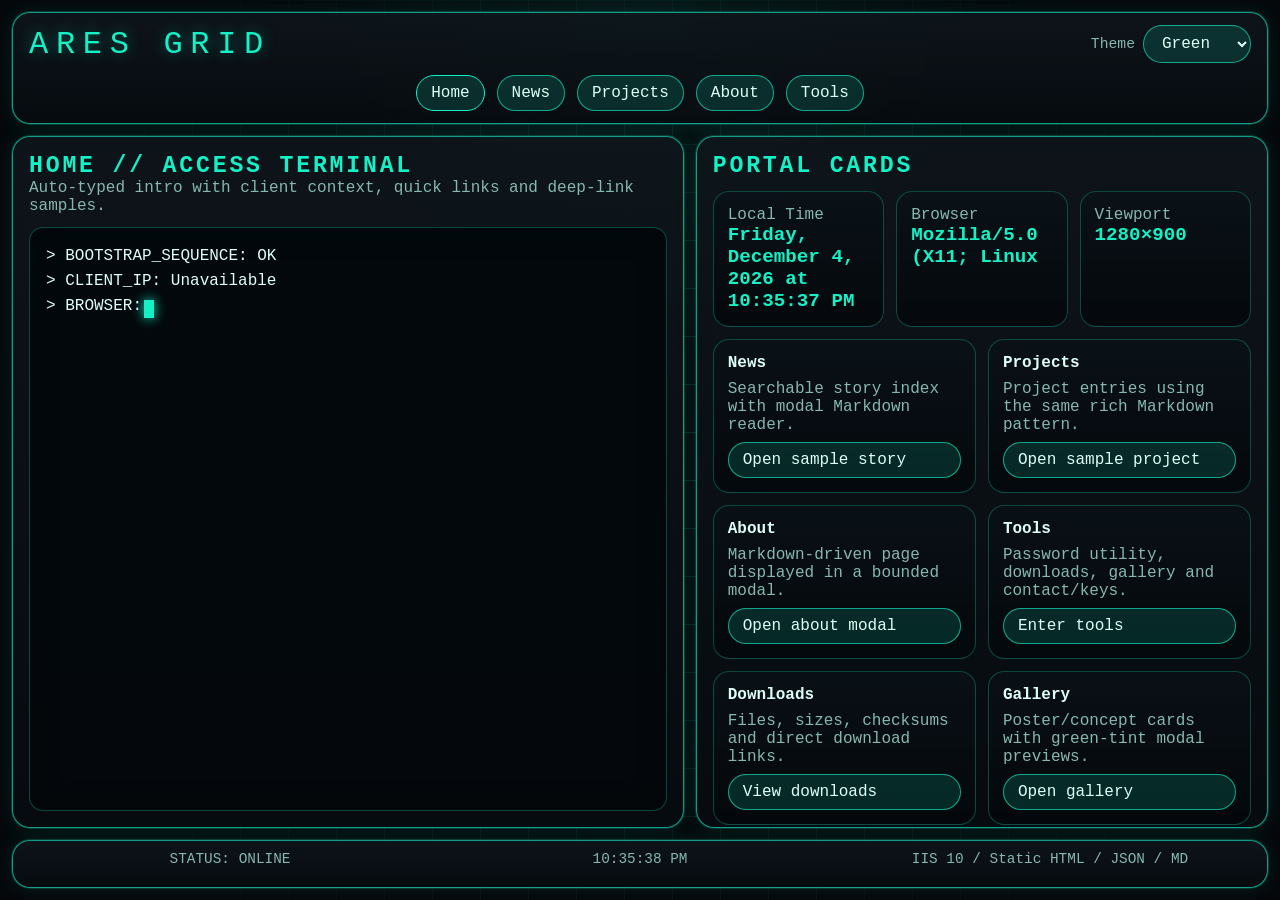
<file: index.html>
<!doctype html>
<html lang="en">
<head>
  <meta charset="UTF-8">
  <meta name="viewport" content="width=device-width, initial-scale=1.0, viewport-fit=cover">
  <meta name="theme-color" content="#05070b">
  <base href="/">
  <link rel="stylesheet" href="/assets/css/styles.css">
  <script src="/assets/js/markdown.js" defer></script>
  <script src="/assets/js/site.js" defer></script>
</head>
<body data-page="home">
  <div class="viewport-shell">
    <div class="site-shell">
      <div id="header-slot"></div>
      <main class="page-main page-main-home">
        <section class="panel shell-panel hero">
          <div>
            <h1 class="panel-title">Home // Access Terminal</h1>
            <div class="panel-subtitle">Auto-typed intro with client context, quick links and deep-link samples.</div>
          </div>
          <div class="terminal-window">
            <div id="typewriter" class="typewriter" aria-live="polite"></div>
          </div>
        </section>
        <section class="panel shell-panel">
          <h2 class="panel-title">Portal Cards</h2>
          <div class="stats-grid">
            <div class="stat-card"><span class="muted">Local Time</span><strong id="home-time">--</strong></div>
            <div class="stat-card"><span class="muted">Browser</span><strong id="home-browser">--</strong></div>
            <div class="stat-card"><span class="muted">Viewport</span><strong id="home-viewport">--</strong></div>
          </div>
          <div class="tiles">
            <article class="tile"><h3>News</h3><p>Searchable story index with modal Markdown reader.</p><a class="card-link" href="/news.html#grid-stability-patch">Open sample story</a></article>
            <article class="tile"><h3>Projects</h3><p>Project entries using the same rich Markdown pattern.</p><a class="card-link" href="/projects.html#sentinel-dashboard">Open sample project</a></article>
            <article class="tile"><h3>About</h3><p>Markdown-driven page displayed in a bounded modal.</p><a class="card-link" href="/about.html">Open about modal</a></article>
            <article class="tile"><h3>Tools</h3><p>Password utility, downloads, gallery and contact/keys.</p><a class="card-link" href="/tools/password-generator.html">Enter tools</a></article>
            <article class="tile"><h3>Downloads</h3><p>Files, sizes, checksums and direct download links.</p><a class="card-link" href="/tools/downloads.html">View downloads</a></article>
            <article class="tile"><h3>Gallery</h3><p>Poster/concept cards with green-tint modal previews.</p><a class="card-link" href="/tools/gallery.html">Open gallery</a></article>
          </div>
        </section>
      </main>
      <div id="footer-slot"></div>
    </div>
  </div>
</body>
</html>
</file>
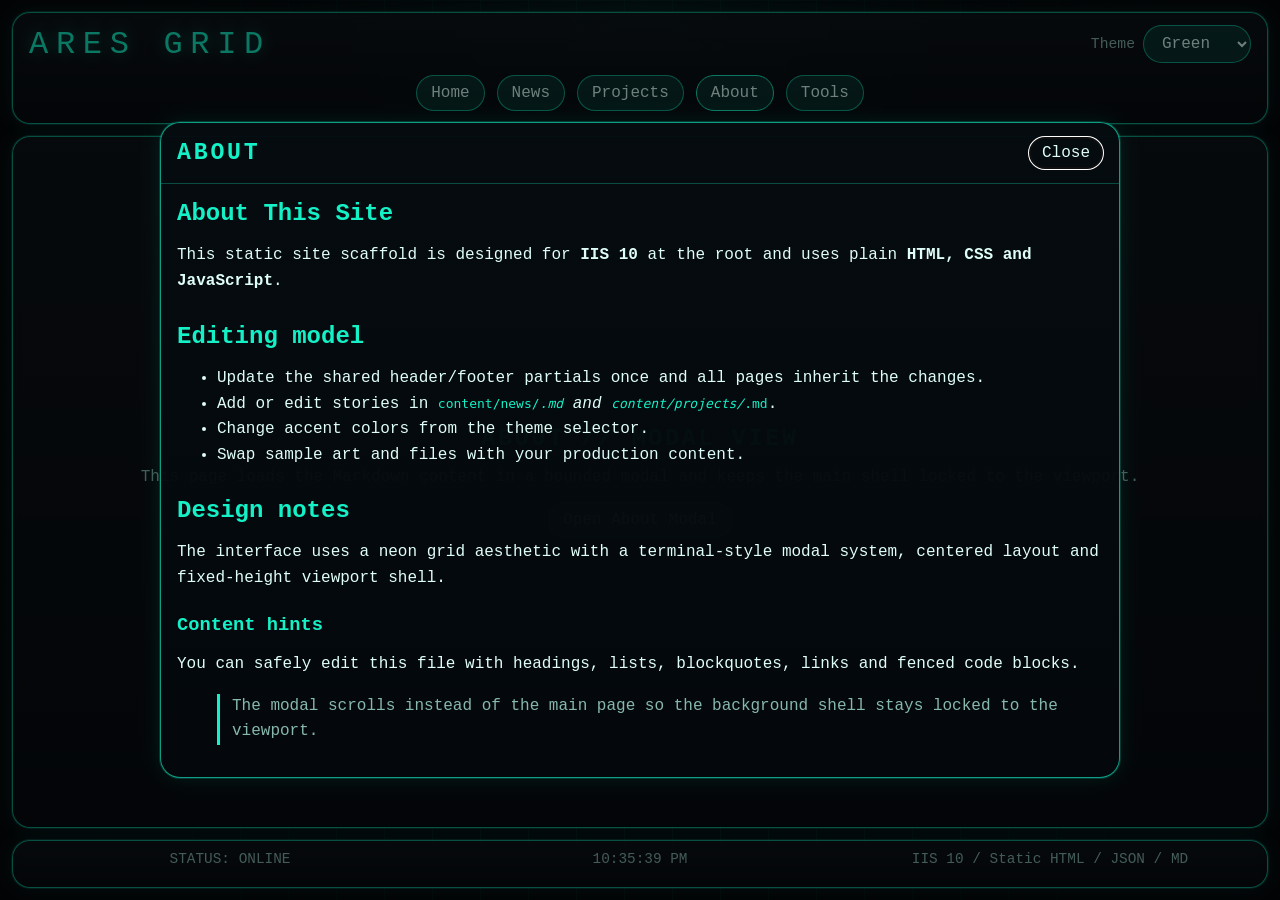
<file: about.html>
<!doctype html>
<html lang="en">
<head>
  <meta charset="UTF-8">
  <meta name="viewport" content="width=device-width, initial-scale=1.0, viewport-fit=cover">
  <meta name="theme-color" content="#05070b">
  <base href="/">
  <link rel="stylesheet" href="/assets/css/styles.css">
  <script src="/assets/js/markdown.js" defer></script>
  <script src="/assets/js/site.js" defer></script>
</head>
<body data-page="about">
  <div class="viewport-shell">
    <div class="site-shell">
      <div id="header-slot"></div>
      <main class="page-main single">
        <section class="panel shell-panel center-stack">
          <div>
            <h1 class="panel-title">About // Modal View</h1>
            <p class="muted">This page loads the Markdown content in a bounded modal and keeps the main shell locked to the viewport.</p>
            <button id="open-about" class="btn" type="button">Open About Modal</button>
          </div>
        </section>
      </main>
      <div id="footer-slot"></div>
    </div>
  </div>
</body>
</html>
</file>
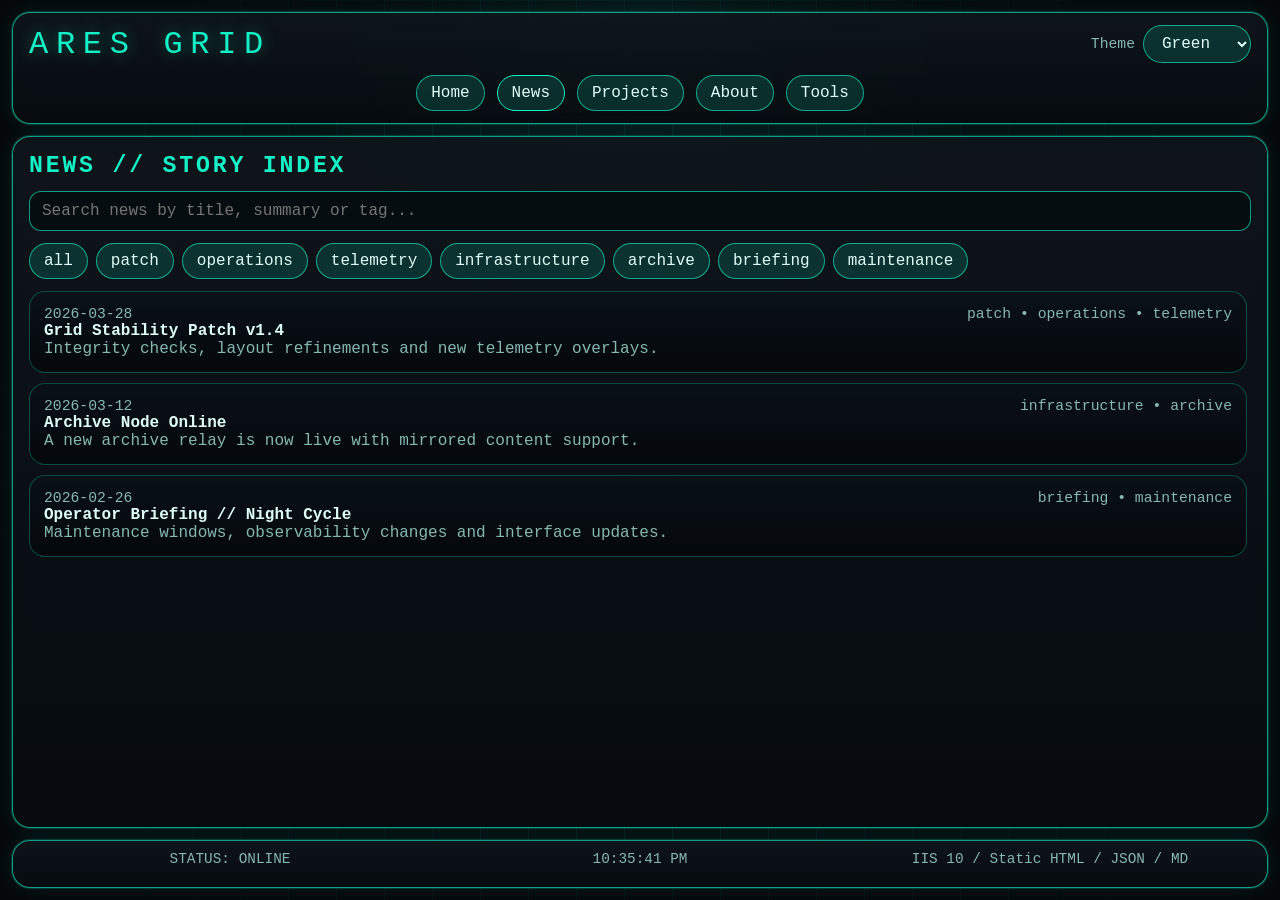
<file: news.html>
<!doctype html>
<html lang="en">
<head>
  <meta charset="UTF-8">
  <meta name="viewport" content="width=device-width, initial-scale=1.0, viewport-fit=cover">
  <meta name="theme-color" content="#05070b">
  <base href="/">
  <link rel="stylesheet" href="/assets/css/styles.css">
  <script src="/assets/js/markdown.js" defer></script>
  <script src="/assets/js/site.js" defer></script>
</head>
<body data-page="news">
  <div class="viewport-shell">
    <div class="site-shell">
      <div id="header-slot"></div>
      <main class="page-main single">
        <section class="panel shell-panel">
          <h1 class="panel-title">News // Story Index</h1>
          <div class="page-toolbar">
            <input id="news-search" class="search-input" type="search" placeholder="Search news by title, summary or tag...">
          </div>
          <div id="news-chips" class="tag-list"></div>
          <div id="news-list" class="listing"></div>
        </section>
      </main>
      <div id="footer-slot"></div>
    </div>
  </div>
</body>
</html>
</file>
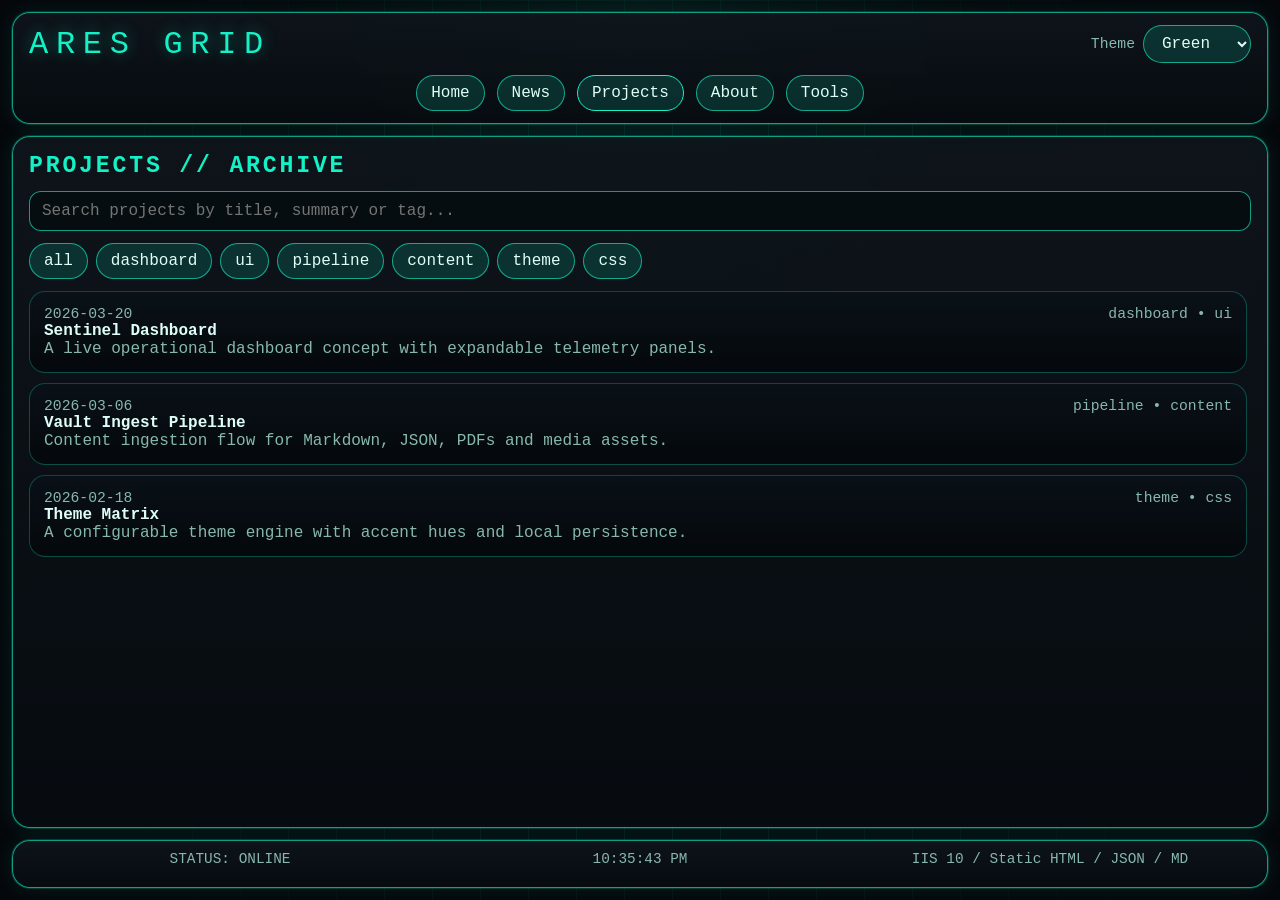
<file: projects.html>
<!doctype html>
<html lang="en">
<head>
  <meta charset="UTF-8">
  <meta name="viewport" content="width=device-width, initial-scale=1.0, viewport-fit=cover">
  <meta name="theme-color" content="#05070b">
  <base href="/">
  <link rel="stylesheet" href="/assets/css/styles.css">
  <script src="/assets/js/markdown.js" defer></script>
  <script src="/assets/js/site.js" defer></script>
</head>
<body data-page="projects">
  <div class="viewport-shell">
    <div class="site-shell">
      <div id="header-slot"></div>
      <main class="page-main single">
        <section class="panel shell-panel">
          <h1 class="panel-title">Projects // Archive</h1>
          <div class="page-toolbar">
            <input id="projects-search" class="search-input" type="search" placeholder="Search projects by title, summary or tag...">
          </div>
          <div id="projects-chips" class="tag-list"></div>
          <div id="projects-list" class="listing"></div>
        </section>
      </main>
      <div id="footer-slot"></div>
    </div>
  </div>
</body>
</html>
</file>
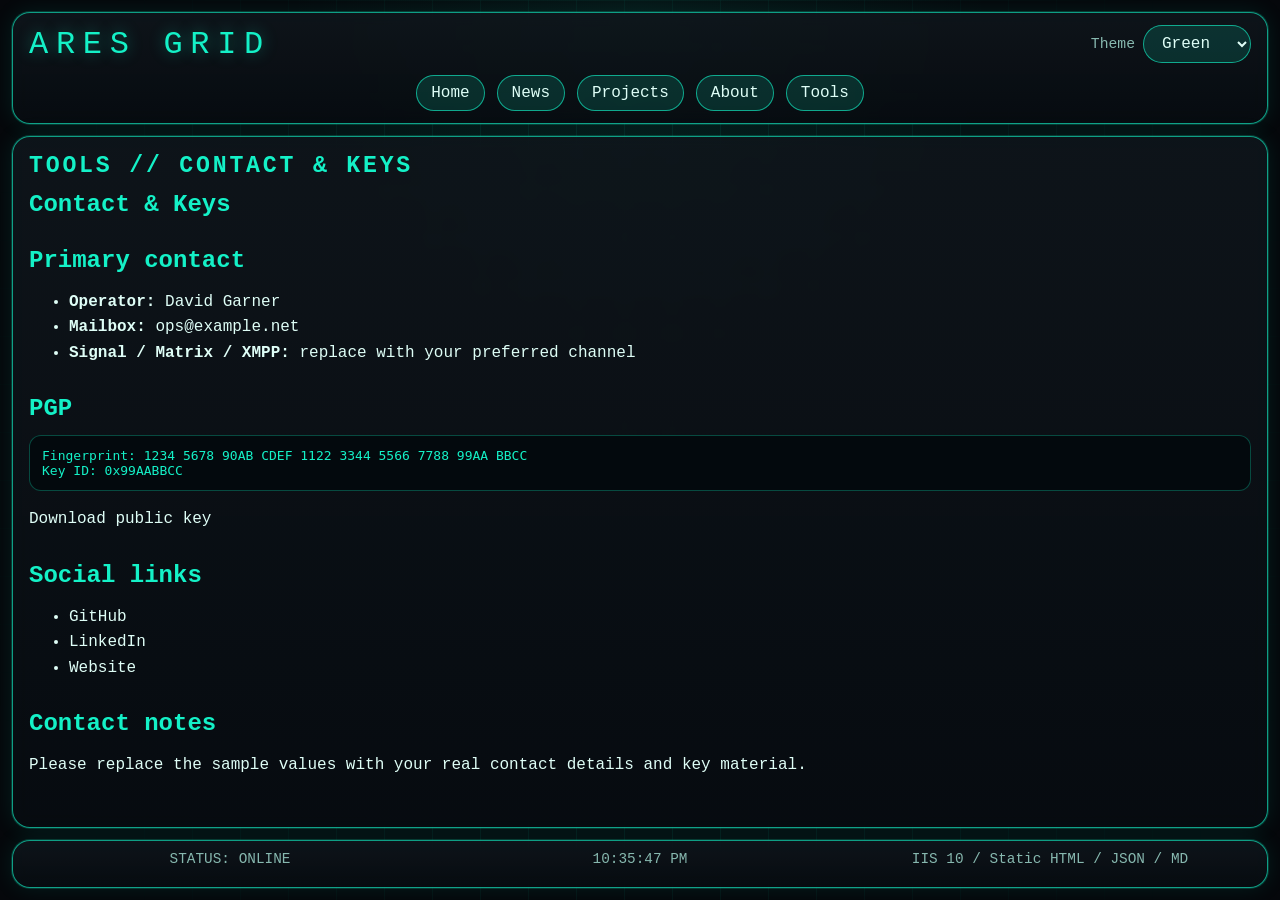
<file: tools/contact.html>
<!doctype html>
<html lang="en">
<head>
  <meta charset="UTF-8">
  <meta name="viewport" content="width=device-width, initial-scale=1.0, viewport-fit=cover">
  <meta name="theme-color" content="#05070b">
  <base href="/">
  <link rel="stylesheet" href="/assets/css/styles.css">
  <script src="/assets/js/markdown.js" defer></script>
  <script src="/assets/js/site.js" defer></script>
</head>
<body data-page="tool-contact">
  <div class="viewport-shell">
    <div class="site-shell">
      <div id="header-slot"></div>
      <main class="page-main single">
        <section class="panel shell-panel scrollable">
          <h1 class="panel-title">Tools // Contact & Keys</h1>
          <div id="contact-panel" class="markdown"></div>
        </section>
      </main>
      <div id="footer-slot"></div>
    </div>
  </div>
</body>
</html>
</file>
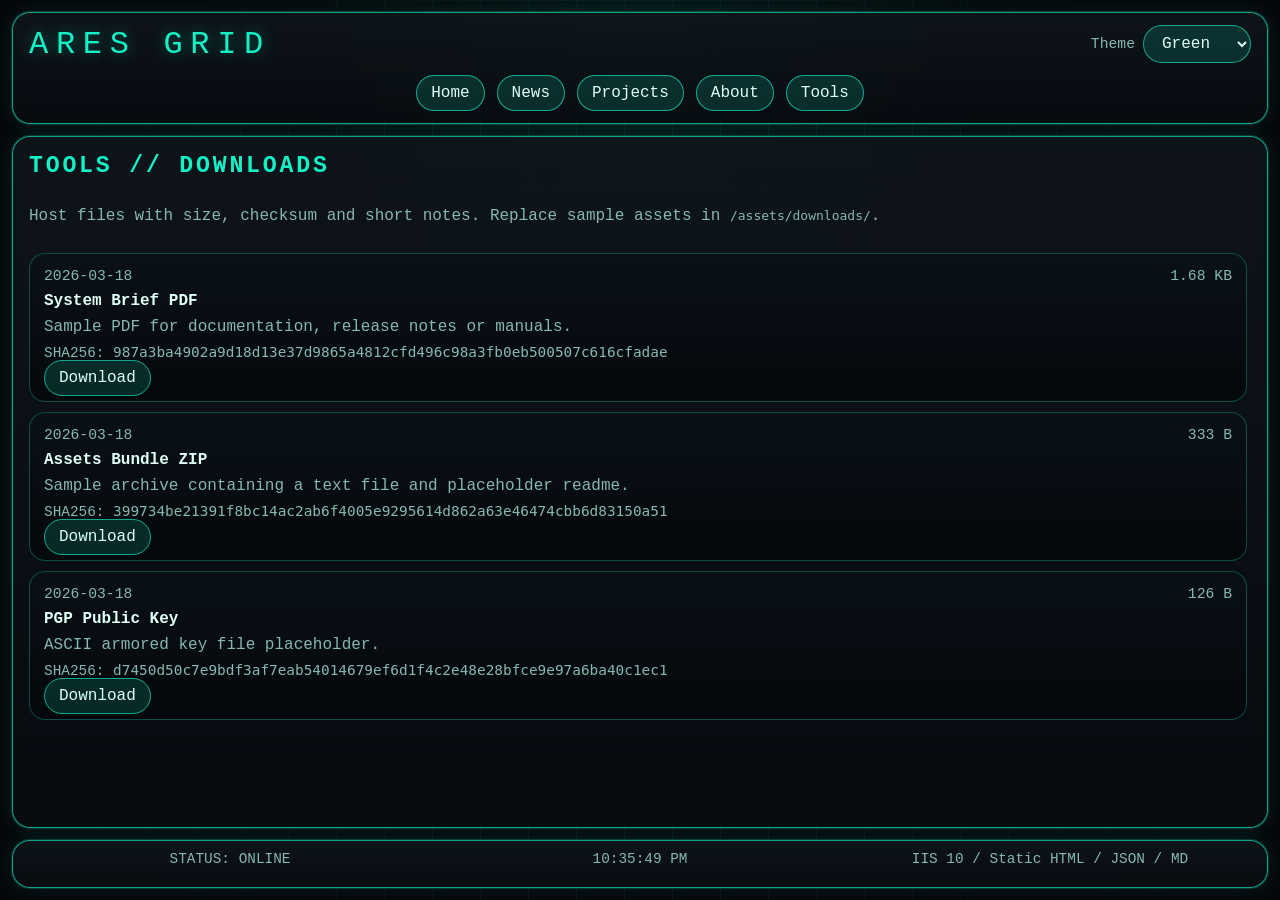
<file: tools/downloads.html>
<!doctype html>
<html lang="en">
<head>
  <meta charset="UTF-8">
  <meta name="viewport" content="width=device-width, initial-scale=1.0, viewport-fit=cover">
  <meta name="theme-color" content="#05070b">
  <base href="/">
  <link rel="stylesheet" href="/assets/css/styles.css">
  <script src="/assets/js/markdown.js" defer></script>
  <script src="/assets/js/site.js" defer></script>
</head>
<body data-page="tool-downloads">
  <div class="viewport-shell">
    <div class="site-shell">
      <div id="header-slot"></div>
      <main class="page-main single">
        <section class="panel shell-panel">
          <h1 class="panel-title">Tools // Downloads</h1>
          <p class="panel-subtitle">Host files with size, checksum and short notes. Replace sample assets in <code>/assets/downloads/</code>.</p>
          <div id="downloads-list" class="listing"></div>
        </section>
      </main>
      <div id="footer-slot"></div>
    </div>
  </div>
</body>
</html>
</file>
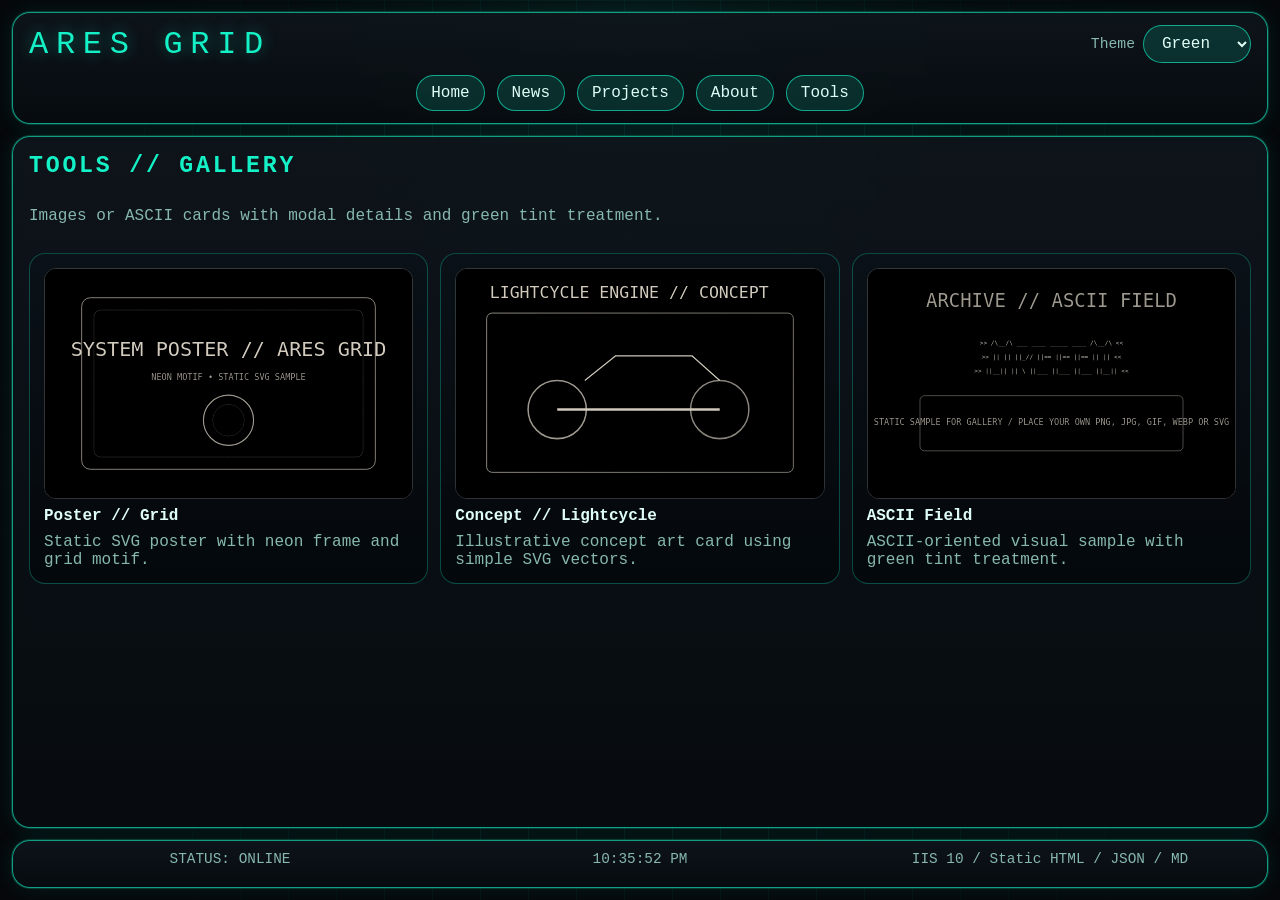
<file: tools/gallery.html>
<!doctype html>
<html lang="en">
<head>
  <meta charset="UTF-8">
  <meta name="viewport" content="width=device-width, initial-scale=1.0, viewport-fit=cover">
  <meta name="theme-color" content="#05070b">
  <base href="/">
  <link rel="stylesheet" href="/assets/css/styles.css">
  <script src="/assets/js/markdown.js" defer></script>
  <script src="/assets/js/site.js" defer></script>
</head>
<body data-page="tool-gallery">
  <div class="viewport-shell">
    <div class="site-shell">
      <div id="header-slot"></div>
      <main class="page-main single">
        <section class="panel shell-panel">
          <h1 class="panel-title">Tools // Gallery</h1>
          <p class="panel-subtitle">Images or ASCII cards with modal details and green tint treatment.</p>
          <div id="gallery-grid" class="gallery-grid"></div>
        </section>
      </main>
      <div id="footer-slot"></div>
    </div>
  </div>
</body>
</html>
</file>
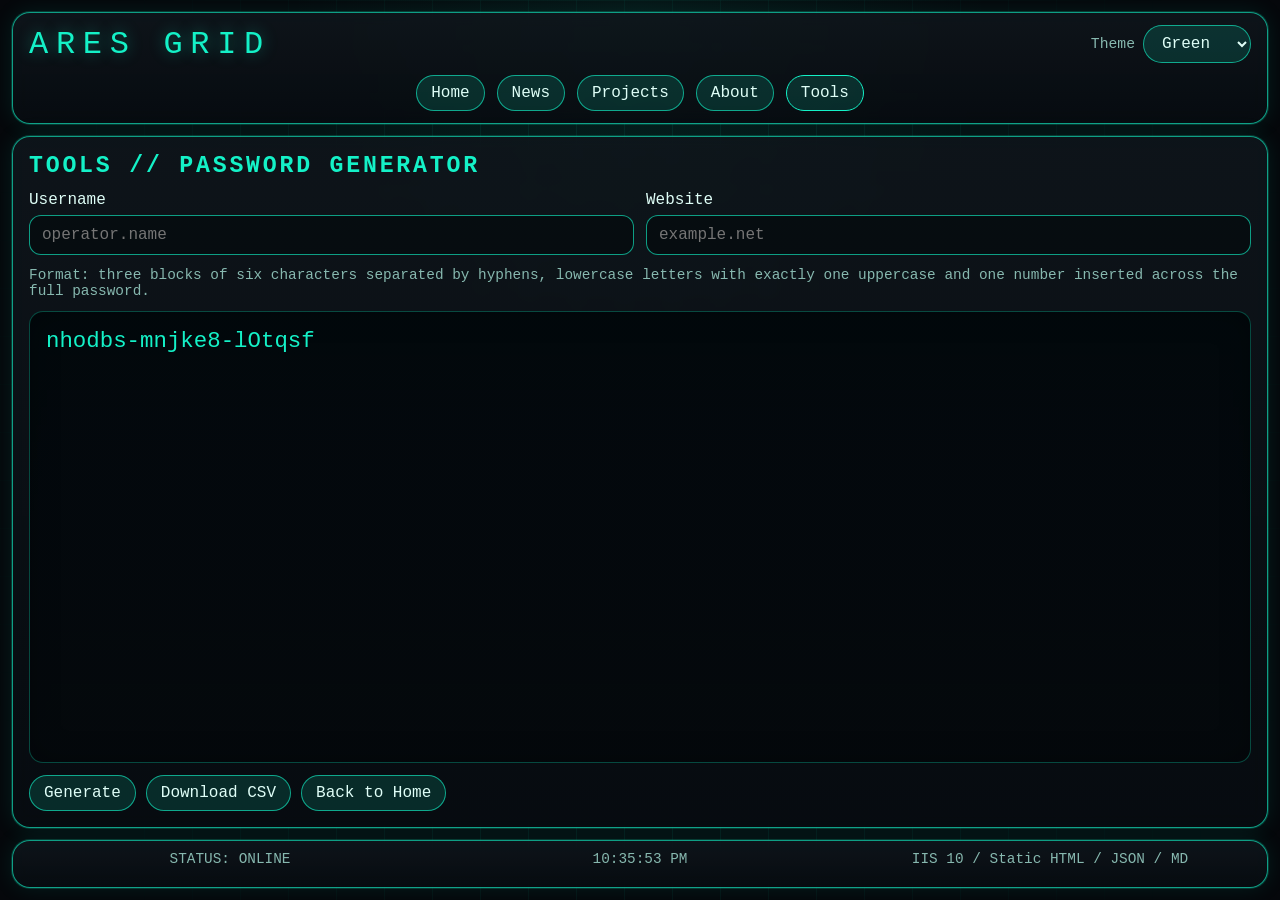
<file: tools/password-generator.html>
<!doctype html>
<html lang="en">
<head>
  <meta charset="UTF-8">
  <meta name="viewport" content="width=device-width, initial-scale=1.0, viewport-fit=cover">
  <meta name="theme-color" content="#05070b">
  <base href="/">
  <link rel="stylesheet" href="/assets/css/styles.css">
  <script src="/assets/js/markdown.js" defer></script>
  <script src="/assets/js/site.js" defer></script>
</head>
<body data-page="tool-password">
  <div class="viewport-shell">
    <div class="site-shell">
      <div id="header-slot"></div>
      <main class="page-main single">
        <section class="panel shell-panel">
          <h1 class="panel-title">Tools // Password Generator</h1>
          <div class="form-grid">
            <div class="form-row">
              <label for="username">Username</label>
              <input id="username" class="text-input" type="text" placeholder="operator.name">
            </div>
            <div class="form-row">
              <label for="website">Website</label>
              <input id="website" class="text-input" type="text" placeholder="example.net">
            </div>
          </div>
          <div class="helper">Format: three blocks of six characters separated by hyphens, lowercase letters with exactly one uppercase and one number inserted across the full password.</div>
          <div class="terminal-window"><div id="password-output" class="password-output"></div></div>
          <div class="page-toolbar">
            <button id="generate-password" class="btn" type="button">Generate</button>
            <button id="download-password-csv" class="btn" type="button">Download CSV</button>
            <a class="btn" href="/index.html">Back to Home</a>
          </div>
        </section>
      </main>
      <div id="footer-slot"></div>
    </div>
  </div>
</body>
</html>
</file>
<file: assets/css/styles.css>
:root {
  --bg: #05070b;
  --panel: rgba(10, 18, 24, 0.72);
  --panel-2: rgba(6, 12, 18, 0.88);
  --text: #dffef7;
  --muted: #87b8af;
  --line: rgba(20, 241, 199, 0.28);
  --line-strong: rgba(20, 241, 199, 0.64);
  --accent: #14f1c7;
  --accent-soft: rgba(20, 241, 199, 0.14);
  --shadow: 0 0 0 1px rgba(20, 241, 199, 0.18), 0 0 22px rgba(20, 241, 199, 0.1);
  --danger: #ff7373;
  --radius: 18px;
  --header-h: 108px;
  --footer-h: 48px;
  --safe-gap: 12px;
}
html[data-theme="blue"] {
  --line: rgba(87, 183, 255, 0.28); --line-strong: rgba(87, 183, 255, 0.64); --accent: #57b7ff; --accent-soft: rgba(87, 183, 255, 0.14); --shadow: 0 0 0 1px rgba(87, 183, 255, 0.18), 0 0 22px rgba(87, 183, 255, 0.1);
}
html[data-theme="lime"] {
  --line: rgba(176, 255, 95, 0.28); --line-strong: rgba(176, 255, 95, 0.64); --accent: #b0ff5f; --accent-soft: rgba(176, 255, 95, 0.14); --shadow: 0 0 0 1px rgba(176, 255, 95, 0.18), 0 0 22px rgba(176, 255, 95, 0.1);
}
html[data-theme="yellow"] {
  --line: rgba(255, 214, 74, 0.28); --line-strong: rgba(255, 214, 74, 0.64); --accent: #ffd64a; --accent-soft: rgba(255, 214, 74, 0.14); --shadow: 0 0 0 1px rgba(255, 214, 74, 0.18), 0 0 22px rgba(255, 214, 74, 0.1);
}
html[data-theme="orange"] {
  --line: rgba(255, 154, 76, 0.28); --line-strong: rgba(255, 154, 76, 0.64); --accent: #ff9a4c; --accent-soft: rgba(255, 154, 76, 0.14); --shadow: 0 0 0 1px rgba(255, 154, 76, 0.18), 0 0 22px rgba(255, 154, 76, 0.1);
}
* { box-sizing: border-box; }
html, body {
  height: 100%;
  margin: 0;
  font-family: Consolas, Menlo, Monaco, 'Courier New', monospace;
  background: radial-gradient(circle at top, rgba(20, 241, 199, 0.06), transparent 32%), var(--bg);
  color: var(--text);
  overflow: hidden;
}
body::before {
  content: '';
  position: fixed; inset: 0;
  background-image:
    linear-gradient(var(--line) 1px, transparent 1px),
    linear-gradient(90deg, var(--line) 1px, transparent 1px);
  background-size: 48px 48px;
  mask-image: radial-gradient(circle at center, black, transparent 90%);
  pointer-events: none;
  opacity: 0.5;
}
a { color: var(--text); text-decoration: none; }
a:hover { color: var(--accent); }
button, input, select, textarea {
  font: inherit;
  color: var(--text);
}
body, .viewport-shell { display: flex; justify-content: center; align-items: center; }
.viewport-shell {
  width: min(100%, 1500px);
  height: 100dvh;
  max-height: 100dvh;
  padding: calc(env(safe-area-inset-top, 0px) + var(--safe-gap)) calc(env(safe-area-inset-right, 0px) + var(--safe-gap)) calc(env(safe-area-inset-bottom, 0px) + var(--safe-gap)) calc(env(safe-area-inset-left, 0px) + var(--safe-gap));
}
.site-shell {
  width: min(100%, 1360px);
  height: 100%;
  display: grid;
  grid-template-rows: auto 1fr auto;
  gap: 12px;
}
.shell-panel {
  background: linear-gradient(180deg, rgba(16, 24, 30, 0.78), rgba(8, 12, 17, 0.82));
  border: 1px solid var(--line-strong);
  box-shadow: var(--shadow);
  border-radius: var(--radius);
  backdrop-filter: blur(8px);
}
.site-header { padding: 12px 16px; min-height: var(--header-h); }
.brand-row { display: flex; align-items: center; justify-content: space-between; gap: 12px; }
.brand {
  font-size: clamp(1.25rem, 1rem + 1.6vw, 2rem);
  letter-spacing: 0.24em;
  text-transform: uppercase;
  color: var(--accent);
  text-shadow: 0 0 16px color-mix(in srgb, var(--accent) 40%, transparent);
}
.primary-nav {
  display: flex; flex-wrap: wrap; justify-content: center; align-items: center; gap: 8px 12px;
  padding-top: 12px;
}
.primary-nav a, .card-link, .filter-chip, .btn, .theme-select, .menu-toggle {
  border: 1px solid var(--line-strong);
  background: var(--accent-soft);
  color: var(--text);
  border-radius: 999px;
  padding: 8px 14px;
  transition: 180ms ease;
}
.primary-nav a:hover, .card-link:hover, .filter-chip:hover, .btn:hover, .menu-toggle:hover { transform: translateY(-1px); box-shadow: var(--shadow); }
.header-controls { display: flex; align-items: center; gap: 8px; flex-wrap: wrap; }
.theme-label { color: var(--muted); font-size: 0.92rem; }
.theme-select, .menu-toggle { cursor: pointer; }
.menu-toggle { display: none; }
main.page-main {
  min-height: 0;
  display: grid;
  grid-template-columns: 1.08fr 0.92fr;
  gap: 12px;
}
.page-main.single { grid-template-columns: 1fr; }
.panel {
  min-height: 0;
  padding: 16px;
  display: flex;
  flex-direction: column;
  gap: 12px;
}
.panel.scrollable { overflow: auto; }
.panel-title {
  margin: 0;
  font-size: clamp(1.05rem, 1rem + 0.7vw, 1.45rem);
  letter-spacing: 0.12em;
  text-transform: uppercase;
  color: var(--accent);
}
.panel-subtitle, .muted { color: var(--muted); }
.grid-2, .grid-3 { display: grid; gap: 12px; }
.grid-2 { grid-template-columns: repeat(2, minmax(0, 1fr)); }
.grid-3 { grid-template-columns: repeat(3, minmax(0, 1fr)); }
.hero {
  display: grid;
  grid-template-rows: auto 1fr;
  gap: 12px;
}
.terminal-window {
  min-height: 0;
  flex: 1;
  overflow: auto;
  border: 1px solid var(--line);
  border-radius: 14px;
  padding: 16px;
  background: linear-gradient(180deg, rgba(2, 8, 12, 0.92), rgba(4, 9, 12, 0.82));
  box-shadow: inset 0 0 30px rgba(0,0,0,0.32);
}
.typewriter { white-space: pre-wrap; line-height: 1.55; min-height: 220px; }
.cursor {
  display: inline-block; width: 10px; height: 1.15em; margin-left: 2px; vertical-align: bottom;
  background: var(--accent); box-shadow: 0 0 12px var(--accent); animation: blink 1s step-end infinite;
}
@keyframes blink { 50% { opacity: 0; } }
.stats-grid { display: grid; grid-template-columns: repeat(3, minmax(0, 1fr)); gap: 12px; }
.stat-card, .tile, .list-item, .download-item, .gallery-card {
  border: 1px solid var(--line);
  border-radius: 16px;
  background: linear-gradient(180deg, rgba(10, 18, 24, 0.72), rgba(4, 8, 12, 0.92));
  padding: 14px;
  min-width: 0;
}
.stat-card strong { display: block; color: var(--accent); font-size: 1.2rem; }
.tiles { display: grid; grid-template-columns: repeat(2, minmax(0, 1fr)); gap: 12px; }
.tile { display: flex; flex-direction: column; gap: 8px; justify-content: space-between; }
.tile h3, .list-item h3, .download-item h3, .gallery-card h3 { margin: 0; font-size: 1rem; }
.tile p, .list-item p, .download-item p, .gallery-card p { margin: 0; color: var(--muted); }
.page-toolbar { display: flex; gap: 10px; flex-wrap: wrap; align-items: center; }
.search-input, .text-input, .text-area {
  width: 100%;
  border-radius: 12px;
  padding: 10px 12px;
  border: 1px solid var(--line-strong);
  background: rgba(6, 12, 16, 0.78);
}
.filter-chip { cursor: pointer; }
.listing { display: grid; gap: 10px; min-height: 0; overflow: auto; padding-right: 4px; }
.list-item { cursor: pointer; }
.list-item .meta, .download-meta { color: var(--muted); font-size: 0.9rem; }
.site-footer { min-height: var(--footer-h); padding: 10px 16px; }
.footer-grid { display: grid; grid-template-columns: repeat(3, minmax(0,1fr)); gap: 8px; color: var(--muted); font-size: 0.9rem; align-items: center; text-align: center; }
.modal-root {
  position: fixed; inset: 0; display: grid; place-items: center; pointer-events: none; padding: 12px; z-index: 30;
}
.modal-backdrop {
  position: absolute; inset: 0; background: rgba(0,0,0,0.5); opacity: 0; transition: 160ms ease;
}
.modal-root.open { pointer-events: auto; }
.modal-root.open .modal-backdrop { opacity: 1; }
.modal {
  position: relative;
  width: min(100%, 960px);
  max-height: min(84dvh, 84vh);
  background: linear-gradient(180deg, rgba(5, 12, 16, 0.96), rgba(4, 8, 12, 0.96));
  border: 1px solid var(--line-strong);
  box-shadow: var(--shadow);
  border-radius: 20px;
  transform: translateY(8px) scale(0.98);
  opacity: 0;
  transition: 160ms ease;
  display: flex;
  flex-direction: column;
  overflow: hidden;
}
.modal-root.open .modal { transform: translateY(0) scale(1); opacity: 1; }
.modal-header { display: flex; justify-content: space-between; align-items: center; gap: 12px; padding: 14px 16px; border-bottom: 1px solid var(--line); }
.modal-content { padding: 16px; overflow: auto; min-height: 0; }
.close-btn {
  border: 1px solid var(--line-strong); background: transparent; color: var(--text); border-radius: 999px; padding: 6px 12px; cursor: pointer;
}
.markdown h1, .markdown h2, .markdown h3, .markdown h4 { color: var(--accent); margin-top: 1.2em; margin-bottom: 0.5em; }
.markdown h1:first-child { margin-top: 0; }
.markdown p, .markdown li, .markdown blockquote, .markdown td, .markdown th { line-height: 1.6; }
.markdown pre {
  border: 1px solid var(--line);
  background: rgba(4, 10, 14, 0.96);
  border-radius: 12px;
  padding: 12px;
  overflow: auto;
}
.markdown code { color: var(--accent); }
.markdown table { width: 100%; border-collapse: collapse; }
.markdown th, .markdown td { border: 1px solid var(--line); padding: 8px; text-align: left; }
.markdown blockquote { border-left: 3px solid var(--accent); padding-left: 12px; color: var(--muted); }
.gallery-grid { display: grid; grid-template-columns: repeat(3, minmax(0, 1fr)); gap: 12px; overflow: auto; min-height: 0; }
.gallery-card img { width: 100%; aspect-ratio: 16 / 10; object-fit: cover; border-radius: 12px; border: 1px solid var(--line); filter: saturate(0) hue-rotate(55deg) brightness(0.75) contrast(1.15) sepia(0.25); }
.download-item, .gallery-card { display: flex; flex-direction: column; gap: 8px; }
.form-grid { display: grid; grid-template-columns: repeat(2, minmax(0,1fr)); gap: 12px; }
.form-row { display: grid; gap: 6px; }
.password-output { font-size: clamp(1rem, 0.9rem + 1vw, 1.4rem); color: var(--accent); word-break: break-word; }
.helper { font-size: 0.9rem; color: var(--muted); }
.tag-list { display: flex; gap: 8px; flex-wrap: wrap; }
.status-inline { display: flex; justify-content: space-between; gap: 8px; align-items: center; color: var(--muted); font-size: 0.92rem; }
.hidden { display: none !important; }
.center-stack { display: grid; place-items: center; height: 100%; text-align: center; }

@media (max-width: 1000px) {
  .site-header { min-height: unset; }
  main.page-main { grid-template-columns: 1fr; }
  .stats-grid, .tiles, .gallery-grid, .grid-2, .grid-3, .form-grid { grid-template-columns: 1fr; }
}
@media (max-width: 760px) {
  .viewport-shell { padding: 8px; }
  .brand-row { align-items: flex-start; flex-direction: column; }
  .header-controls { width: 100%; justify-content: space-between; }
  .menu-toggle { display: inline-flex; }
  .primary-nav {
    display: none;
    flex-direction: column;
    align-items: stretch;
  }
  .primary-nav.open { display: flex; }
  .primary-nav a { text-align: center; }
  .footer-grid { grid-template-columns: 1fr; }
}
</file>
